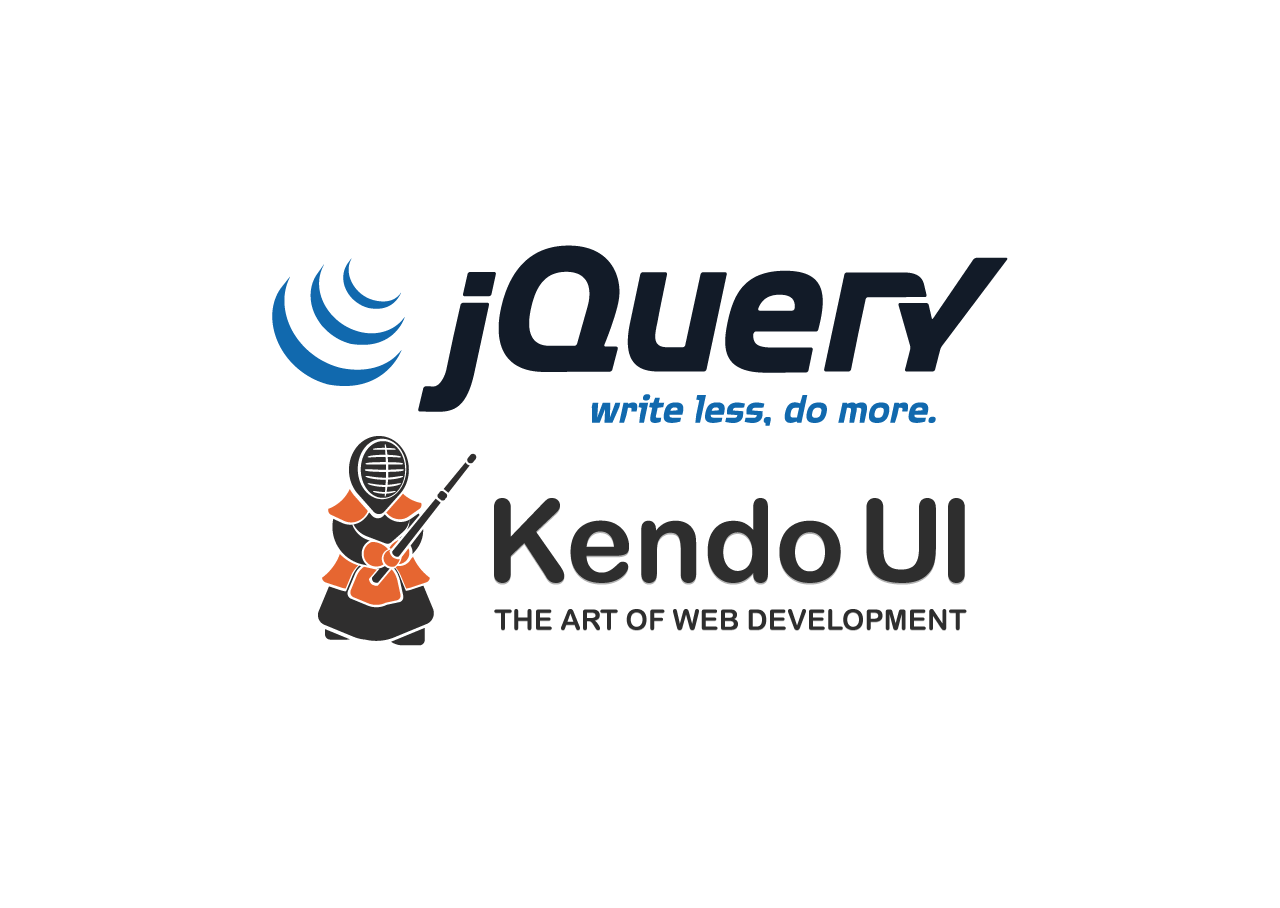
<file: index.html>
<!doctype html>
<html lang="en">
<head>
	<meta charset="UTF-8">
	
	<!-- Based on the presentation -> http://jasoncosper.com/talks/wcphx -->

	<!-- Prefecth DNS -->
	<link rel="dns-prefetch" href="//fonts.googleapis.com">
	<link rel="dns-prefetch" href="//www.google-analytics.com">
	<link rel="dns-prefetch" href="//themes.googleusercontent.com">

	<link rel="stylesheet" href="css/style.css">

	<title>jQuery Avançado + Kendo UI</title>
</head>
<body>

	<div id="impress">
			<div class="no-support-message">
				Your browser doesn't support impress.js.  Try Chrome or Safari.
			</div>
			
			<div class="step" data-x="0" data-y="0" data-z="0">
				<div class="cover">
					<img src="img/jquery.png" alt="jquery">
					<img src="img/kendo.png" alt="jquery">
				</div>
			</div>
			
			<div class="step" data-x="0" data-y="0" data-z="-500" data-rotate-x="90" data-scale="0.5">
				<h1 class="title">Equipe</h1>
				<ul class="team">
					<li>Fabricio</li>
					<li>Lucas</li>
					<li>Rubens</li>
				</ul>
				<hr>
				<p>* Requer óculos 3D para uma melhor experiência.</p>
			</div>
			
			<div class="step" data-x="0" data-y="0" data-z="-1000" data-rotate-x="90" data-scale="0.5">
				<h1 class="title">jQuery Avançado</h1>
				<a href="jquery.html" target="_blank" class="textlink">Continue aqui</a>
			</div>

			<div class="step" data-x="-1500" data-y="500" data-z="1000" data-rotate-x="90" data-rotate-z="0" data-scale="0.5">
				<h1 class="title">Kendo UI</h1>
			</div>

			<div class="step" data-x="-750" data-y="500" data-z="1000" data-rotate-x="90" data-rotate-z="0" data-scale="0.5">
				<p class="bigger">É um framework HTML5/JS para desenvolvimento moderno de aplicações web e mobile.</p>
				<p class="bigger">Kendo oferece tudo o que um desenvolvedor precisa para construir aplicações web e mobile com HMTL 5.</p>
			</div>

			<div class="step" data-x="-750" data-y="500" data-z="1500" data-rotate-x="90" data-rotate-z="0" data-scale="0.5">
				<p class="bigger">A ideia do Kendo é simplificar a vida do desenvolvedor, oferecendo uma coleção rica de widgets jQuery, interfaces simples e consistente, validações, i18n, templates, suporte ao MVVM e muito mais.</p>
			</div>

			<div class="step" data-x="-750" data-y="500" data-z="2000" data-rotate-x="90" data-rotate-z="0" data-scale="0.5">
				<span class="bigger">Desenvolvido e mantido pela Telerik, uma das maiores empresas em fornecimento de componentes UI para aplicações web, mobile e desktop.</span>
			</div>
			
			<div class="step" data-x="0" data-y="500" data-z="1000" data-rotate-x="90" data-rotate-z="0" data-scale="0.5">
				<p class="bigger">Conta com várias versões, com preços variando de U$ 0 até U$ 999 por desenvolvedor.</p>
				<p class="bigger">A única versão gratuíta é a Kendo UI WEB, que é open source, podendo você modificar e/ou aperfeiçoar livremente o framework.</p>
			</div>

			<div class="step" data-x="0" data-y="500" data-z="1500" data-rotate-x="90" data-rotate-z="0" data-scale="0.5">
				<h1 class="title">JS não obstrutivo</h1>
			</div>
			
			<div class="step" data-x="0" data-y="500" data-z="2000" data-rotate-x="90" data-rotate-z="0" data-scale="0.5">
				<p class="bigger">JS não obstrutivo não é apenas para navegadores que não rodam JS.</p>
				<p class="bigger">Você deve se perguntar, e se aquela biblioteca externa, por algum motivo não carregar? Se ela for deletada?</p>
				<p class="bigger">Acidentes acontecem...eventos naturais, etc.</p>
			</div>

			<div class="step" data-x="0" data-y="500" data-z="2500" data-rotate-x="90" data-rotate-z="0" data-scale="0.5">
				<h1 class="title">Importante!</h1>
				<ul>
					<li>Programe em camadas</li>
					<li>JS em arquivos externos</li>
					<li>Usar JS como incremento, não como uma funcionalidade segura</li>
					<li>Página continua utilizável, mesmo sem suporte a JS</li>
				</ul>
			</div>

		</div>
		<script src="js/impress.js"></script>
	</body>
</html>
</file>
<file: css/style.css>
.no-support-message{display:none}.impress-not-supported .no-support-message{display:block}*{text-shadow:-0.06em 0 red,0.06em 0 cyan}body{background:#fff;font:16px/24px "HelveticaNeue-Light","Helvetica Neue Light","Helvetica Neue",Helvetica,Arial,"Lucida Grande",sans-serif;color:#333}.step{width:940px;margin:0 auto 24px auto}h1{font-size:120px;text-align:center}a.textlink{float:right;color:inherit;text-decoration:none;font-weight:300;padding:0 0.2em;background:rgba(187,187,187,0.5);border-radius:0.2em;-webkit-transition:0.5s;-moz-transition:0.5s;-ms-transition:0.5s;-o-transition:0.5s;transition:0.5s}.cover{margin:auto;text-align:center}.title{font-size:100px;margin-bottom:60px}.center{text-align:center}.team{font-size:30px;list-style:none}.team li{font-size:25px;padding:10px}.hi{font-size:140px;font-weight:600}.name{font-size:18px}.bigger{font-size:25px;font-weight:200}.sectiontitle{font-size:150px;font-weight:300}.centeredimg{text-align:center}.imgcaption{font-size:24px;font-weight:600}ul{width:390px;margin-right:auto;margin-left:auto}ul li{text-align:left}p{width:900px;margin-right:auto;margin-left:auto;text-align:left;line-height:1.4}
</file>
